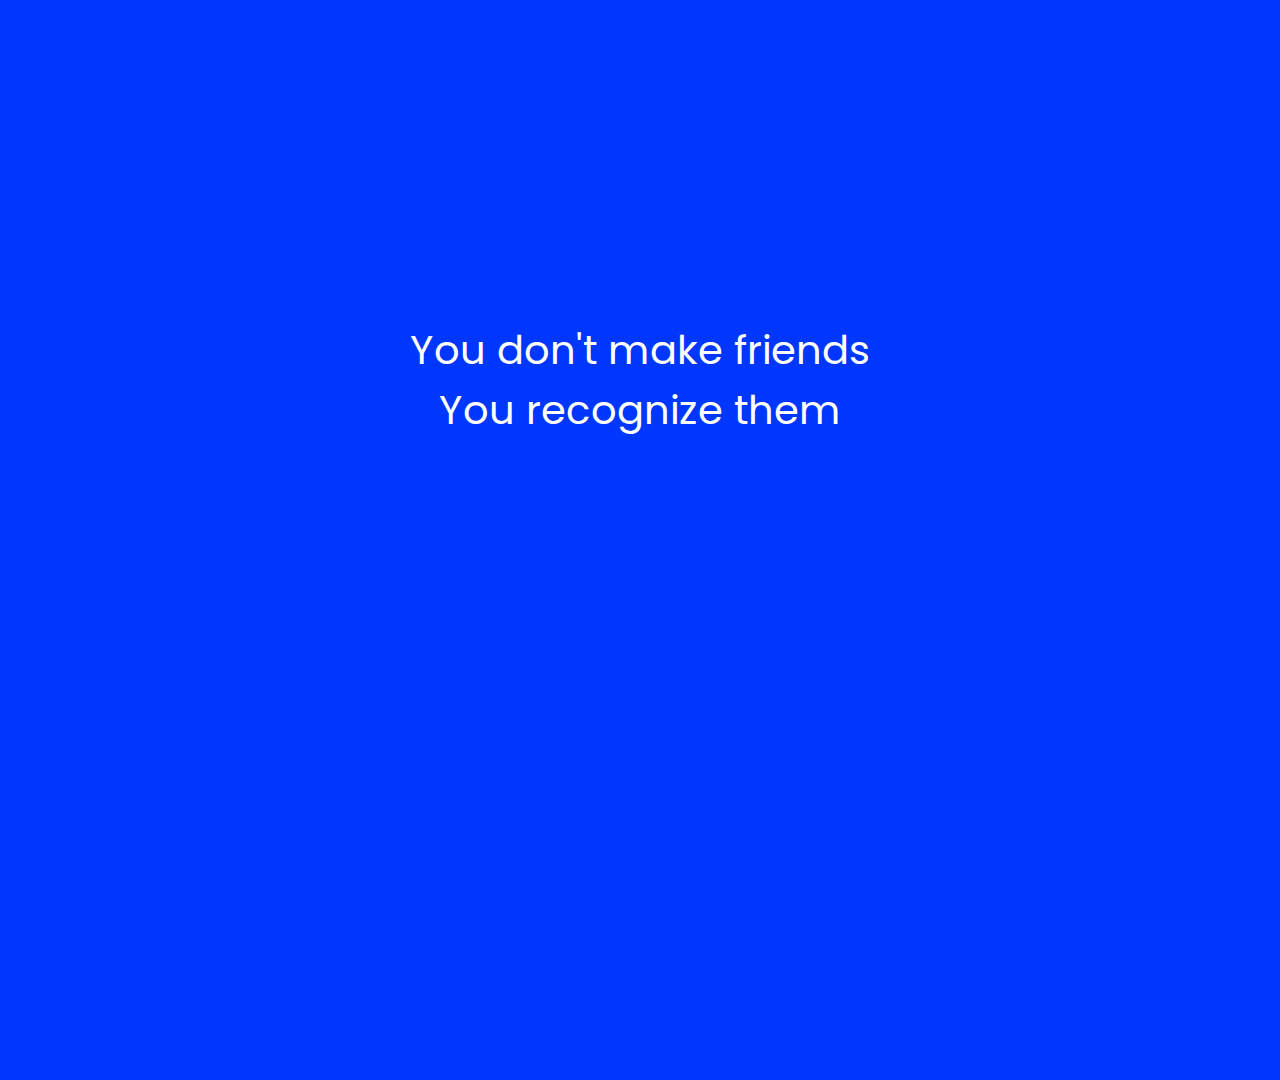
<file: index.html>
<!DOCTYPE html>
<html lang="en">
<head>
	<meta charset="UTF-8">
	<title>Words in Motion</title>

	<link rel="stylesheet" href="css/style.css">

	<link rel="preconnect" href="https://fonts.googleapis.com">
	<link rel="preconnect" href="https://fonts.gstatic.com" crossorigin>
	<link href="https://fonts.googleapis.com/css2?family=Londrina+Sketch&family=Poppins:ital,wght@0,100;0,200;0,300;0,400;0,500;0,600;0,700;0,800;0,900;1,100;1,200;1,300;1,400;1,500;1,600;1,700;1,800;1,900&family=Rozha+One&display=swap" rel="stylesheet">

	<link rel="preconnect" href="https://fonts.googleapis.com">
	<link rel="preconnect" href="https://fonts.gstatic.com" crossorigin>
	<link href="https://fonts.googleapis.com/css2?family=Special+Elite&display=swap" rel="stylesheet">	

</head>

<body>
	<div class="youDont">
	<p> You don't make friends </p>
	<p> You <a id="recognize" href="pageTwo/pageTwo.html"> recognize </a> them </p>
	</div>
</body>
</file>
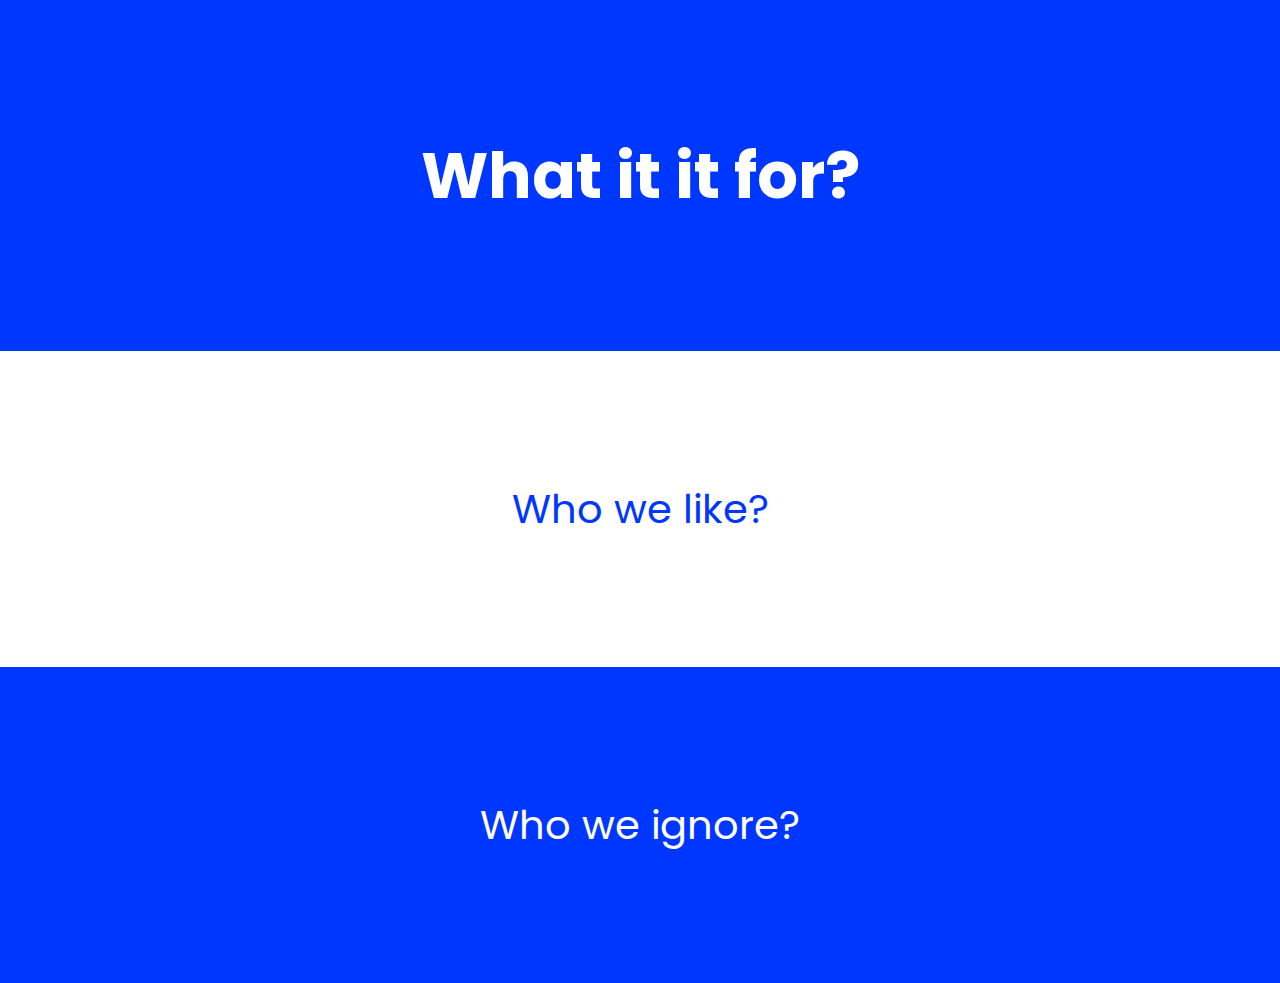
<file: pageEight/pageEight.html>
<!DOCTYPE html>
<html lang="en">
<head>
	<meta charset="UTF-8">
	<title>Words in Motion</title>

	<link rel="stylesheet" href="../css/style.css">

	<link rel="preconnect" href="https://fonts.googleapis.com">
	<link rel="preconnect" href="https://fonts.gstatic.com" crossorigin>
	<link href="https://fonts.googleapis.com/css2?family=Londrina+Sketch&family=Poppins:ital,wght@0,100;0,200;0,300;0,400;0,500;0,600;0,700;0,800;0,900;1,100;1,200;1,300;1,400;1,500;1,600;1,700;1,800;1,900&family=Rozha+One&display=swap" rel="stylesheet">

	<link rel="preconnect" href="https://fonts.googleapis.com">
	<link rel="preconnect" href="https://fonts.gstatic.com" crossorigin>
	<link href="https://fonts.googleapis.com/css2?family=Special+Elite&display=swap" rel="stylesheet">	

</head>

<body>
<p class="for"> What it it for? </p>
<p class="like"> Who we like? </p>
<p class="ignore"> Who we <a id="ignore" href="../pageNine/pageNine.html"> ignore? </a> </p>
</body>
</file>
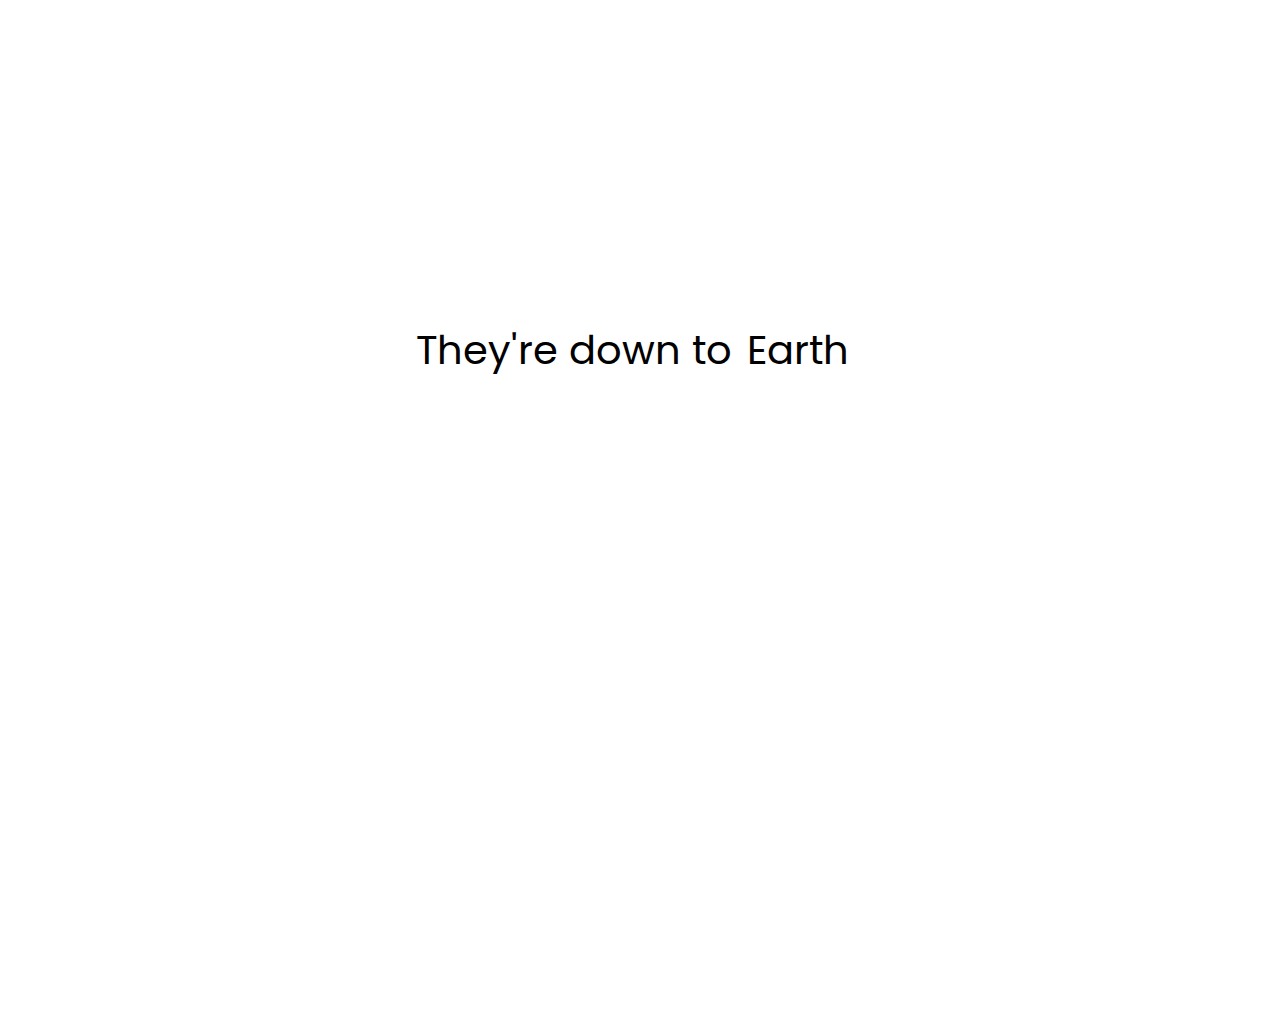
<file: pageFive/pageFive.html>
<!DOCTYPE html>
<html lang="en">
<head>
	<meta charset="UTF-8">
	<title>Words in Motion</title>

	<link rel="stylesheet" href="../css/style.css">

	<link rel="preconnect" href="https://fonts.googleapis.com">
	<link rel="preconnect" href="https://fonts.gstatic.com" crossorigin>
	<link href="https://fonts.googleapis.com/css2?family=Londrina+Sketch&family=Poppins:ital,wght@0,100;0,200;0,300;0,400;0,500;0,600;0,700;0,800;0,900;1,100;1,200;1,300;1,400;1,500;1,600;1,700;1,800;1,900&family=Rozha+One&display=swap" rel="stylesheet">

	<link rel="preconnect" href="https://fonts.googleapis.com">
	<link rel="preconnect" href="https://fonts.gstatic.com" crossorigin>
	<link href="https://fonts.googleapis.com/css2?family=Special+Elite&display=swap" rel="stylesheet">	

</head>

<body>
	<div id="earthFlex">
		<p> They're down to </p> 
		<a id="earth" href="../pageSix/pageSix.html"> Earth </a>
	</div>
</body>
</file>
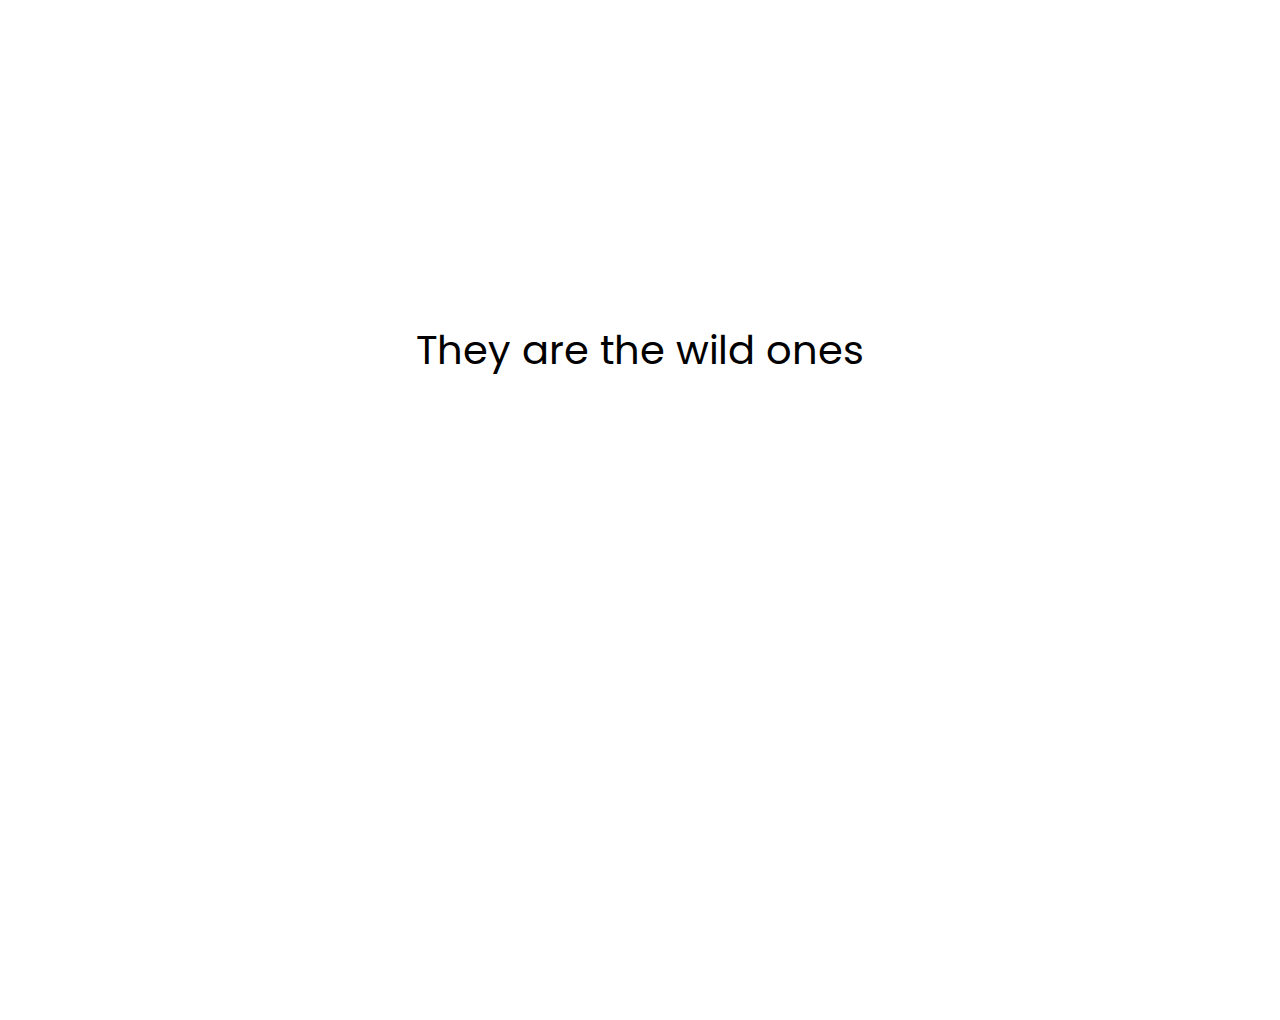
<file: pageFour/pageFour.html>
<!DOCTYPE html>
<html lang="en">
<head>
	<meta charset="UTF-8">
	<title>Words in Motion</title>

	<link rel="stylesheet" href="../css/style.css">

	<link rel="preconnect" href="https://fonts.googleapis.com">
	<link rel="preconnect" href="https://fonts.gstatic.com" crossorigin>
	<link href="https://fonts.googleapis.com/css2?family=Londrina+Sketch&family=Poppins:ital,wght@0,100;0,200;0,300;0,400;0,500;0,600;0,700;0,800;0,900;1,100;1,200;1,300;1,400;1,500;1,600;1,700;1,800;1,900&family=Rozha+One&display=swap" rel="stylesheet">

	<link rel="preconnect" href="https://fonts.googleapis.com">
	<link rel="preconnect" href="https://fonts.gstatic.com" crossorigin>
	<link href="https://fonts.googleapis.com/css2?family=Special+Elite&display=swap" rel="stylesheet">	

</head>

<body>
	<div class="wild">
		<p> They are the 
		<a id="wild" href="../pageFive/pageFive.html"> wild </a> 
		ones </p>	
	</div>
</body>
</file>
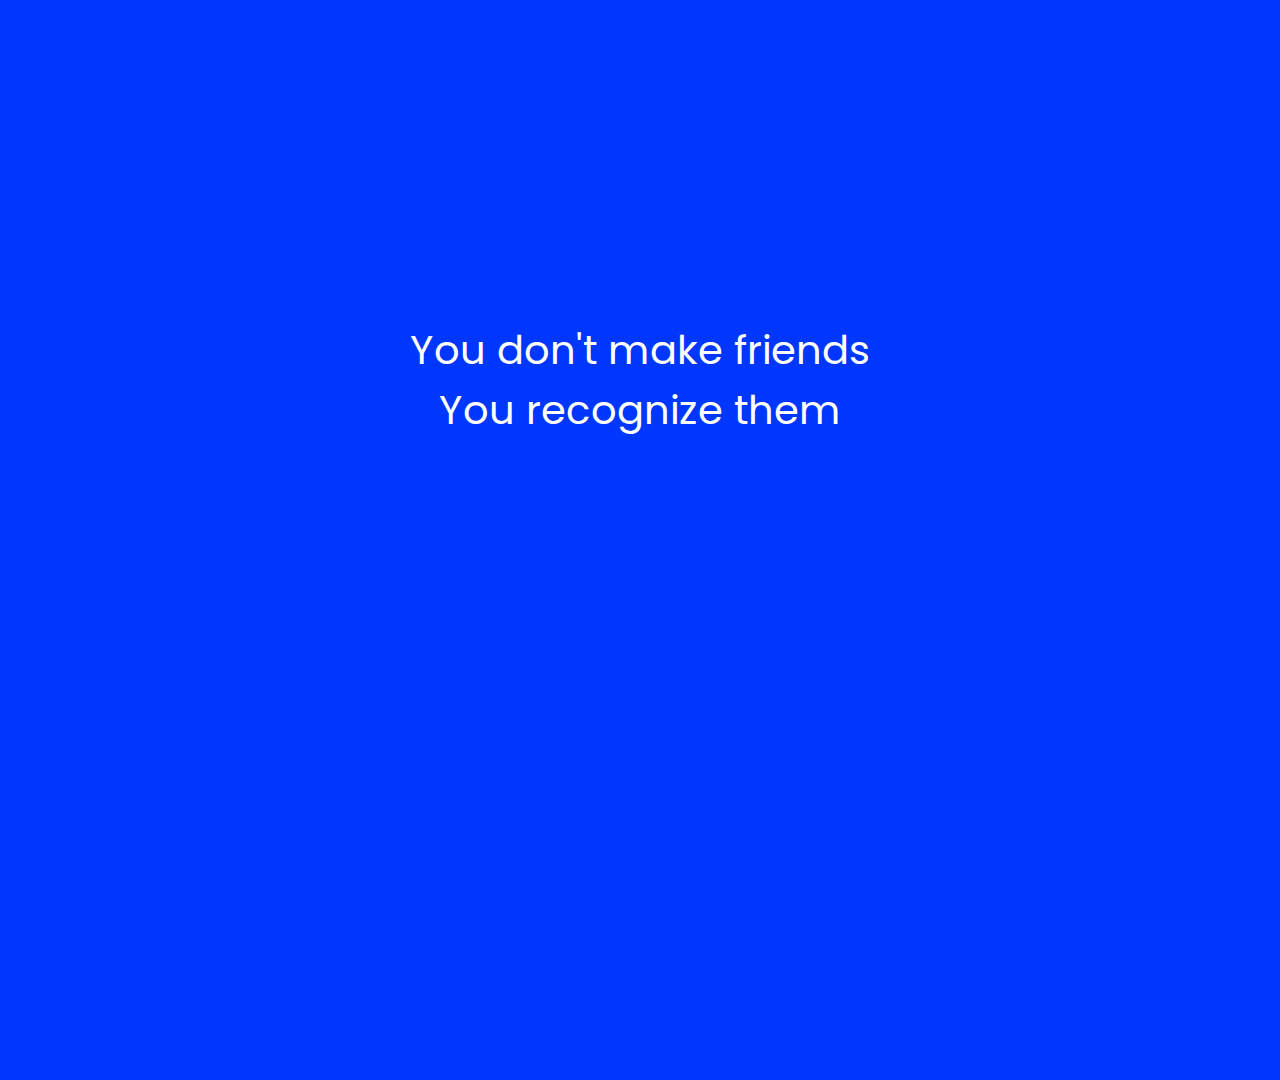
<file: pageNine/pageNine.html>
<!DOCTYPE html>
<html lang="en">
<head>
	<meta charset="UTF-8">
	<title>Words in Motion</title>

	<link rel="stylesheet" href="../css/style.css">

	<link rel="preconnect" href="https://fonts.googleapis.com">
	<link rel="preconnect" href="https://fonts.gstatic.com" crossorigin>
	<link href="https://fonts.googleapis.com/css2?family=Londrina+Sketch&family=Poppins:ital,wght@0,100;0,200;0,300;0,400;0,500;0,600;0,700;0,800;0,900;1,100;1,200;1,300;1,400;1,500;1,600;1,700;1,800;1,900&family=Rozha+One&display=swap" rel="stylesheet">

	<link rel="preconnect" href="https://fonts.googleapis.com">
	<link rel="preconnect" href="https://fonts.gstatic.com" crossorigin>
	<link href="https://fonts.googleapis.com/css2?family=Special+Elite&display=swap" rel="stylesheet">	

</head>

<body>
	<div class="youDont">
		<p> You don't make friends </p>
		<p> You <a id="recognize" href="../pageTen/pageTen.html"> recognize </a> them </p>
		</div>
</body>
</file>
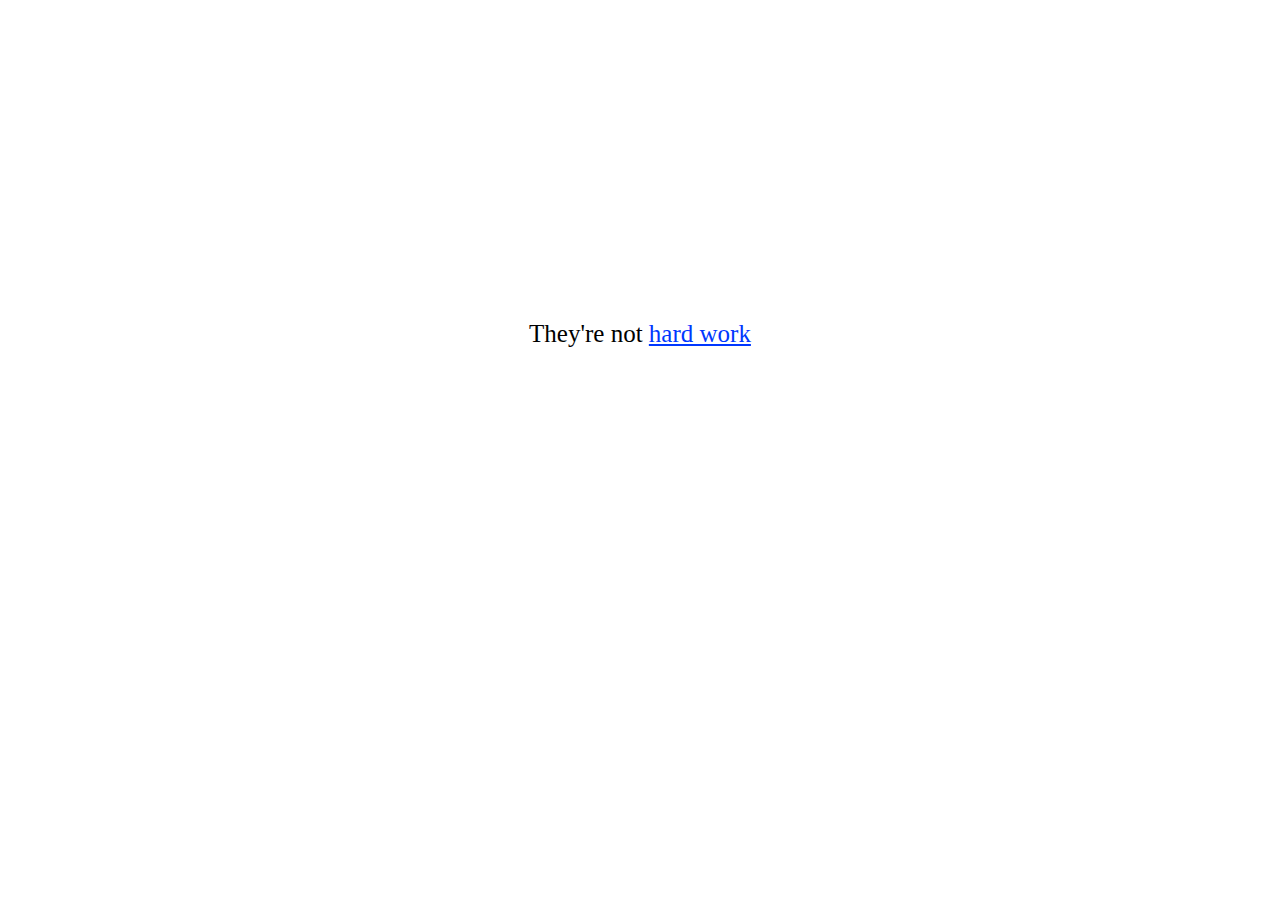
<file: pageSeven/pageSeven.html>
<!DOCTYPE html>
<html lang="en">
<head>
	<meta charset="UTF-8">
	<title>Words in Motion</title>

	<link rel="stylesheet" href="../css/style.css">

	<link rel="preconnect" href="https://fonts.googleapis.com">
	<link rel="preconnect" href="https://fonts.gstatic.com" crossorigin>
	<link href="https://fonts.googleapis.com/css2?family=Londrina+Sketch&family=Poppins:ital,wght@0,100;0,200;0,300;0,400;0,500;0,600;0,700;0,800;0,900;1,100;1,200;1,300;1,400;1,500;1,600;1,700;1,800;1,900&family=Rozha+One&display=swap" rel="stylesheet">

	<link rel="preconnect" href="https://fonts.googleapis.com">
	<link rel="preconnect" href="https://fonts.gstatic.com" crossorigin>
	<link href="https://fonts.googleapis.com/css2?family=Special+Elite&display=swap" rel="stylesheet">	

</head>

<body>
	<p class="work"> They're not <a id="work" href="../pageEight/pageEight.html"> hard work </a> </p>
</body>
</file>
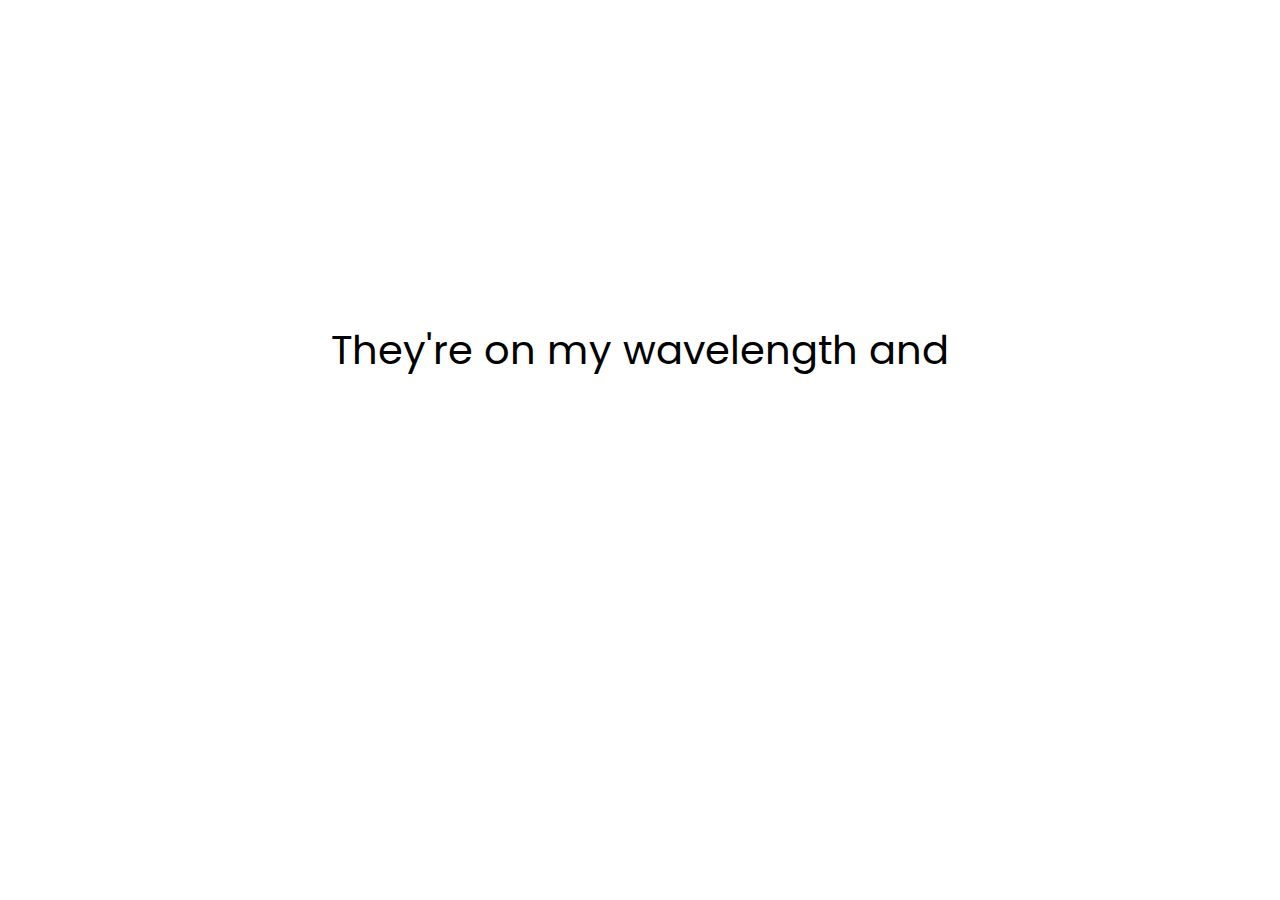
<file: pageSix/pageSix.html>
<!DOCTYPE html>
<html lang="en">
<head>
	<meta charset="UTF-8">
	<title>Words in Motion</title>

	<link rel="stylesheet" href="../css/style.css">

	<link rel="preconnect" href="https://fonts.googleapis.com">
	<link rel="preconnect" href="https://fonts.gstatic.com" crossorigin>
	<link href="https://fonts.googleapis.com/css2?family=Londrina+Sketch&family=Poppins:ital,wght@0,100;0,200;0,300;0,400;0,500;0,600;0,700;0,800;0,900;1,100;1,200;1,300;1,400;1,500;1,600;1,700;1,800;1,900&family=Rozha+One&display=swap" rel="stylesheet">

	<link rel="preconnect" href="https://fonts.googleapis.com">
	<link rel="preconnect" href="https://fonts.gstatic.com" crossorigin>
	<link href="https://fonts.googleapis.com/css2?family=Special+Elite&display=swap" rel="stylesheet">	

</head>

<body class="wavelengthBody">
	<div class="wavelength">
		<p> They're on my <a id="wavelength" href="../pageSeven/pageSeven.html"> wavelength </a> and </p>
	</div>
</body>
</file>
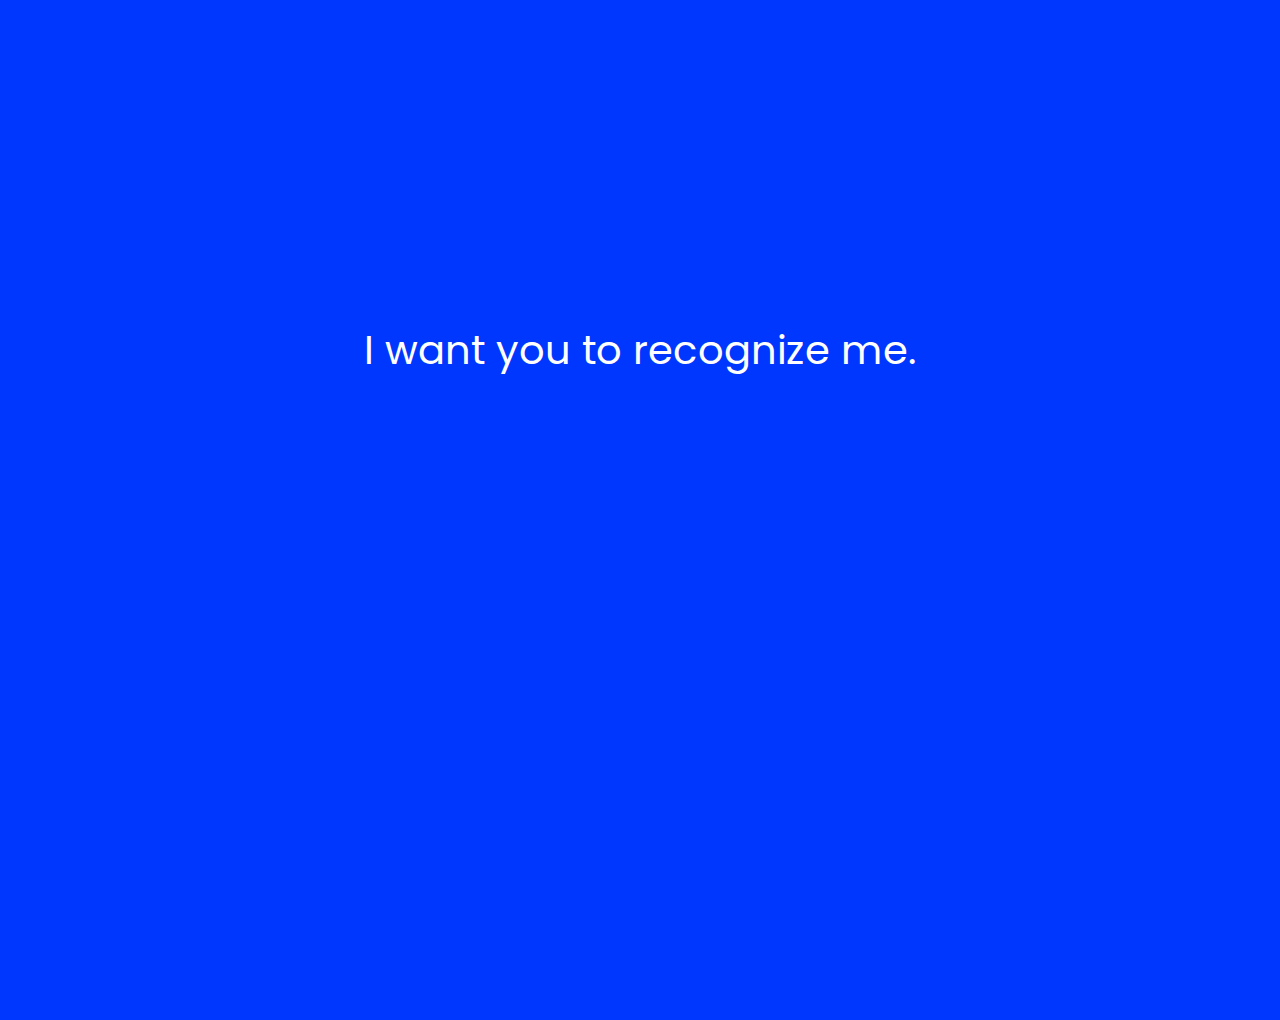
<file: pageTen/pageTen.html>
<!DOCTYPE html>
<html lang="en">
<head>
	<meta charset="UTF-8">
	<title>Words in Motion</title>

	<link rel="stylesheet" href="../css/style.css">

	<link rel="preconnect" href="https://fonts.googleapis.com">
	<link rel="preconnect" href="https://fonts.gstatic.com" crossorigin>
	<link href="https://fonts.googleapis.com/css2?family=Londrina+Sketch&family=Poppins:ital,wght@0,100;0,200;0,300;0,400;0,500;0,600;0,700;0,800;0,900;1,100;1,200;1,300;1,400;1,500;1,600;1,700;1,800;1,900&family=Rozha+One&display=swap" rel="stylesheet">

	<link rel="preconnect" href="https://fonts.googleapis.com">
	<link rel="preconnect" href="https://fonts.gstatic.com" crossorigin>
	<link href="https://fonts.googleapis.com/css2?family=Special+Elite&display=swap" rel="stylesheet">	

</head>

<body>
    <p class="pageTen"> I want you to <a id="pageTen" href="../index.html"> recognize me. </p>
</body>
</file>
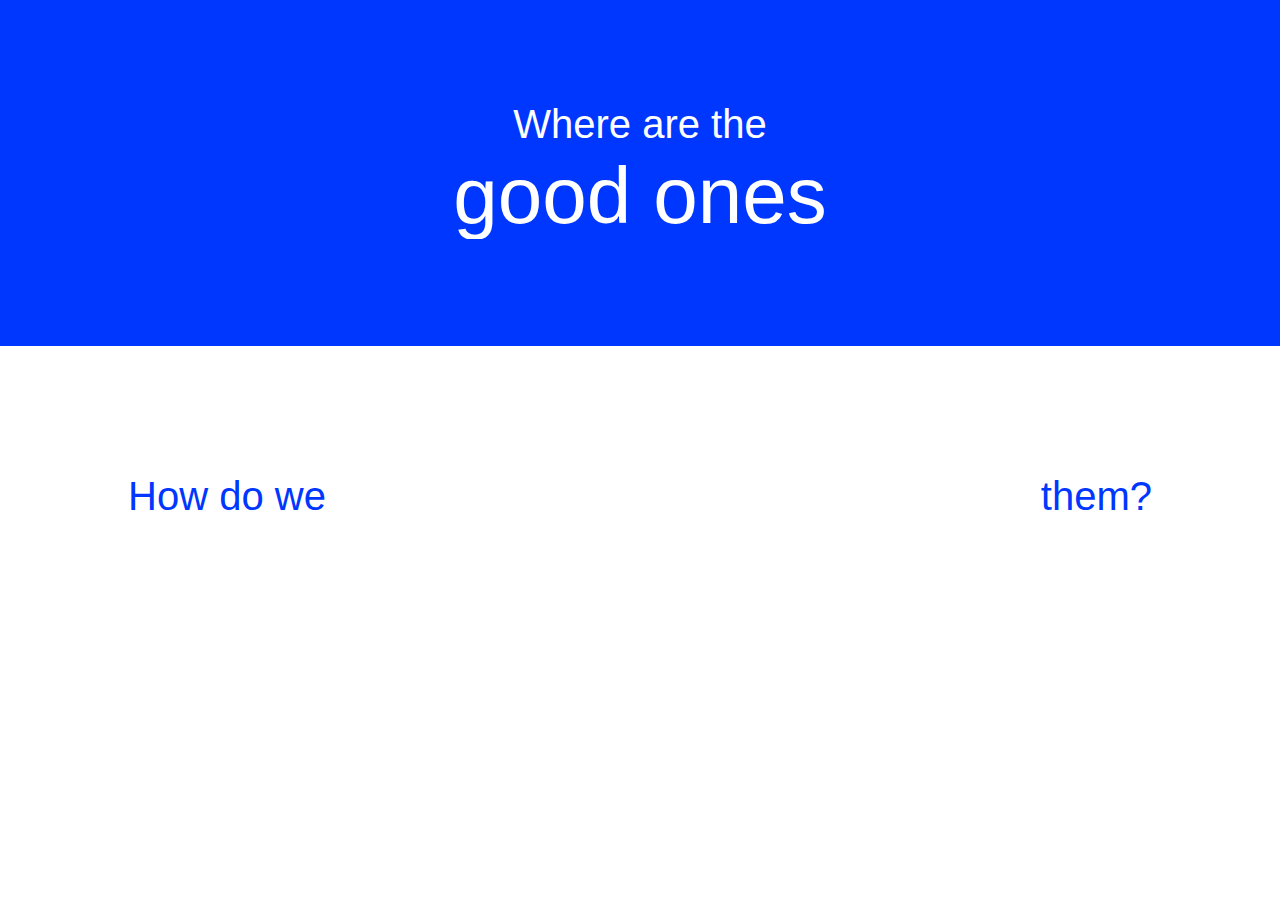
<file: pageThree/pageThree.html>
<!DOCTYPE html>
<html lang="en">
<head>
	<meta charset="UTF-8">
	<title>Words in Motion</title>

	<link rel="stylesheet" href="../css/style.css">

	<link rel="preconnect" href="https://fonts.googleapis.com">
	<link rel="preconnect" href="https://fonts.gstatic.com" crossorigin>
	<link href="https://fonts.googleapis.com/css2?family=Londrina+Sketch&family=Poppins:ital,wght@0,100;0,200;0,300;0,400;0,500;0,600;0,700;0,800;0,900;1,100;1,200;1,300;1,400;1,500;1,600;1,700;1,800;1,900&family=Rozha+One&display=swap" rel="stylesheet">

	<link rel="preconnect" href="https://fonts.googleapis.com">
	<link rel="preconnect" href="https://fonts.gstatic.com" crossorigin>
	<link href="https://fonts.googleapis.com/css2?family=Special+Elite&display=swap" rel="stylesheet">	

</head>

<body>
	<div class="whereAreThe">
		<p> Where are the </p>
		<p id="goodOnes"> good ones </p>
	</div>
	<div class="howDoWe">
		<p id="howDoWe"> How do we </p> 
		<a id="find" href="../pageFour/pageFour.html"> find </a> 
		<p id="them"> them? </p>
	</div>
</body>
</file>
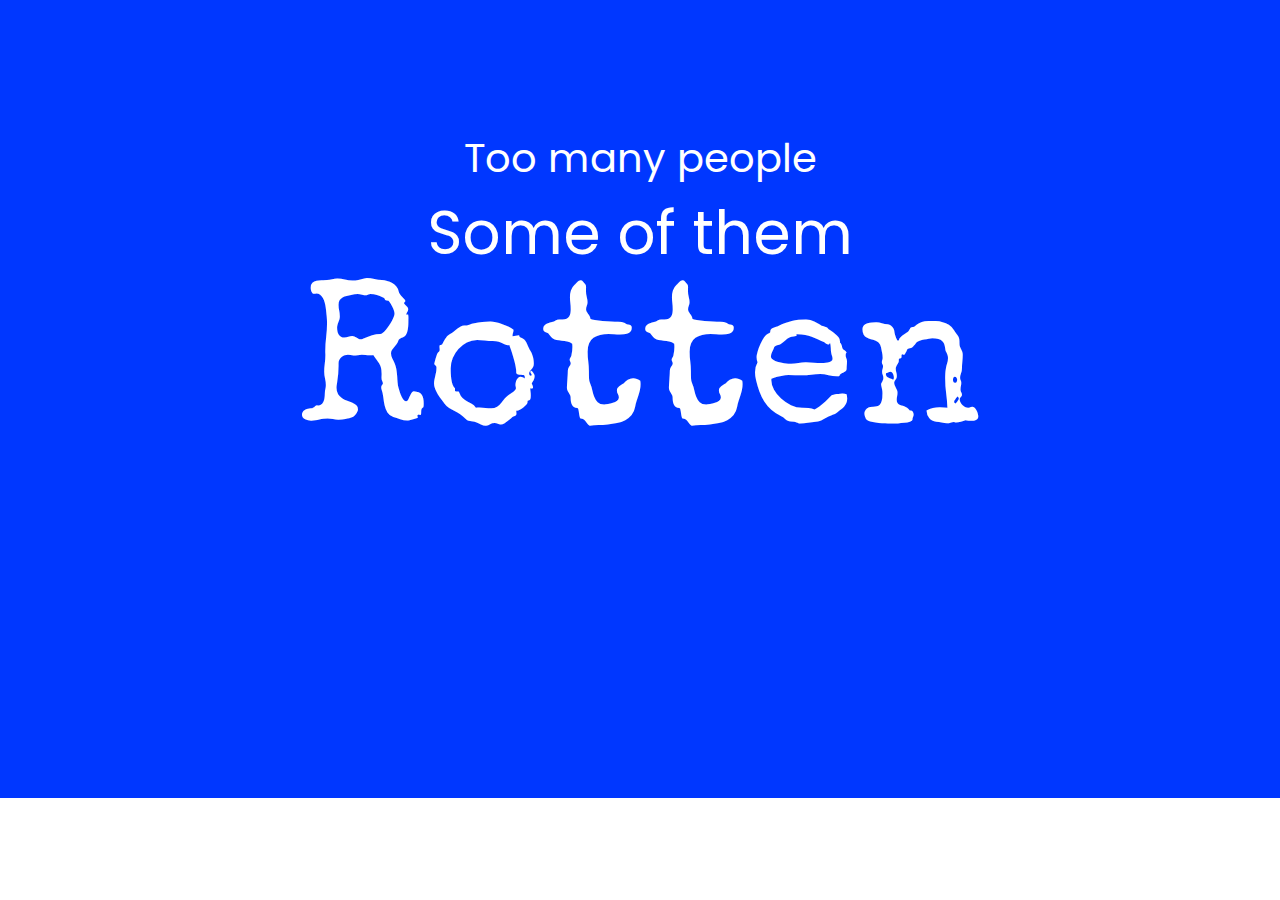
<file: pageTwo/pageTwo.html>
<!DOCTYPE html>
<html lang="en">
<head>
	<meta charset="UTF-8">
	<title>Words in Motion</title>

	<link rel="stylesheet" href="../css/style.css">

	<link rel="preconnect" href="https://fonts.googleapis.com">
	<link rel="preconnect" href="https://fonts.gstatic.com" crossorigin>
	<link href="https://fonts.googleapis.com/css2?family=Londrina+Sketch&family=Poppins:ital,wght@0,100;0,200;0,300;0,400;0,500;0,600;0,700;0,800;0,900;1,100;1,200;1,300;1,400;1,500;1,600;1,700;1,800;1,900&family=Rozha+One&display=swap" rel="stylesheet">

	<link rel="preconnect" href="https://fonts.googleapis.com">
	<link rel="preconnect" href="https://fonts.gstatic.com" crossorigin>
	<link href="https://fonts.googleapis.com/css2?family=Special+Elite&display=swap" rel="stylesheet">	

</head>

<body>
	<div class="tooMany">
<p> Too many people </p>
<p id="someOfThem"> Some of them </p> 
<a id="rotten" href="../pageThree/pageThree.html"> Rotten </a>
</div>
</body>
</file>
<file: css/style.css>
* { 
    margin: 0;
    padding: 0;
    box-sizing: border-box;
}

/* -----------FONTS----------- */

.londrina-sketch-regular {
    font-family: "Londrina Sketch", sans-serif;
    font-weight: 400;
    font-style: normal;
}

.rozha-one-regular {
    font-family: "Rozha One", serif;
    font-weight: 400;
    font-style: normal;
}  

.poppins-regular {
    font-family: "Poppins", sans-serif;
    font-weight: 400;
    font-style: normal;
}

.special-elite-regular {
    font-family: "Special Elite", system-ui;
    font-weight: 400;
    font-style: normal;
}
  

/* -----------PAGE 1----------- */

.youDont {
    background-color: rgb(0, 55, 255);
    padding-top: 25%;
    padding-bottom: 50%;
    padding-left: 10%;
    padding-right: 10%;
    text-align: center;
    font-family: "Poppins", sans-serif;
    font-size: 250%;
    justify-content:space-around;
    color: white;
}

#recognize {
    text-decoration: none;
    font-family: "Poppins", sans-serif;
    color: white;
}

#recognize:hover {
    font-weight: bold;
    background-color: rgb(52, 96, 255);
}

/* -----------PAGE 2----------- */

.tooMany {
    display: flex;
    flex-direction: column;
    flex-wrap: wrap;
    padding-top: 10%;
    padding-left: 10%;
    padding-right: 10%;
    padding-bottom: 25%;
    text-align: center;
    font-size: 250%;
    font-family: "Poppins", sans-serif;
    justify-content: center;
    background-color: rgb(0, 55, 255);
    color: white;
}

#someOfThem {
    font-size: 150%;
}

#rotten {
    position: relative;
    font-size: 500%;
    text-decoration: none;
    font-family: "Special Elite", system-ui;
    transform: translate(0px, 0px);
    color: white;
}

#rotten:hover {
    font-family: "Special Elite", system-ui;
    transform: translate(0px, 8%);
    color: rgb(0, 55, 255);
}

/* -----------PAGE 3----------- */

.whereAreThe {
    display: flex;
    flex-direction: column;
    flex-wrap: wrap;
    padding-top: 8%;
    padding-bottom: 8%;
    text-align: center;
    font-size: 250%;
    font-family: "poppins-regular", sans-serif;
    justify-content:space-around;
    background-color: rgb(0, 55, 255);
    color: white;
}

#goodOnes {
    transform:scale(2,2);
    padding-top: 2%;
    padding-bottom: 2%;
    transition-duration: 3s;
    color: white;
}

#goodOnes:hover {
    letter-spacing: 40px;
    transform: scale(5.0);
}

.howDoWe {
    display: flex;
    justify-content: center;
    justify-content: space-between;
    padding-top: 10%;
    padding-bottom: 10%;
    padding-left: 10%;
    padding-right: 10%;
    font-size: 250%;
    font-family: "poppins-regular", sans-serif;
    color: rgb(0, 55, 255);
}

#them {
    padding-left: 8%;
}

#find {
    position: relative;
    text-decoration: none;
    font-size: 500%;
    font-family: "Londrina Sketch", sans-serif;
    transform: translate(0px,-100px);
    transition-duration: 3s;
    color: white;
}

#find:hover {
    color: rgb(0, 55, 255);
}

/* -----------PAGE 4----------- */

.wild {
    text-align: center;
    padding-bottom: 50%;
    padding-left: 20%;
    padding-right: 20%;
    font-family: "Poppins", sans-serif;
    font-size: 250%;
    padding-top: 25%;
    animation-name: blueBackgroundBlueText;
    animation-duration: 1s;
    animation-iteration-count: infinite;
    animation-direction:alternate;
    
}

/* stack wilds? background disappear? */

#wild {
    text-decoration: none;
    color: black;
}

#wild:hover {
    color: white;
    font-weight: bold;
}

@keyframes blueBackgroundBlueText {
    from {
        background-color: white;
        color: black;
    }
    to {
        background-color: rgb(0, 55, 255);
        color: rgb(0, 55, 255);
    }
}

/* -----------PAGE 5----------- */

#earthFlex {
    display: flex;
    justify-content: center;
    padding-bottom: 50%;
    padding-left: 20%;
    padding-right: 20%;
    font-family: "Poppins", sans-serif;
    font-size: 250%;
    padding-top: 25%;
    animation-name: blueBackground;
    animation-duration: 5s;
    animation-fill-mode: forwards;
}

#earth {
    padding-left: 2%;
    padding-right: 2%;
    text-decoration: none;
    color: black;
    transition-duration: 3s;
}

#earth:hover {
    transform: translate(0px, 200px);
    color: white;
    font-weight: bold;
}

@keyframes blueBackground {
    from {
        background-color: white;
    }
    to {
        background-color: rgb(0, 55, 255);
    }
}

/* -----------PAGE 6----------- */

.wavelengthBody {
    animation-name: blueBackground;
    animation-duration: 5s;
    animation-fill-mode: forwards;
}

.wavelength {
    text-align: center;
    font-family: "Poppins", sans-serif;
    font-size: 250%;
    padding-top: 25%;
    animation-name: wave;
    animation-duration: 4s;
    animation-iteration-count: infinite;
}

#wavelength {
    padding-bottom: 25%;
    text-decoration: none;
    animation-name: flash;
    animation-duration: 1s;
    animation-direction: alternate-reverse;
    animation-iteration-count: infinite;
    color: black;
}

@keyframes flash {
    from {
        color: rgb(0, 55, 255);
    }
    to {
        color: white;
    }
}

@keyframes wave {
    from {
        transform: rotate(-50deg) translate(-1000px, 0px);
    }
    to {
        transform: rotate(50deg) translate(1000px, 0px);
    }
}

/* -----------PAGE 7----------- */

.work {
    text-align: center;
    font-size: 25px;
    padding-top: 25%;
}

#work {
    color: rgb(0, 55, 255);
}

#work:hover {
    font-weight: bold;
}

/* -----------PAGE 8----------- */

.for {
    padding-top: 10%;
    padding-bottom: 10%;
    font-family: "Poppins", sans-serif;
    font-size: 250%;
    color: white;
    text-align: center;
    background-color:rgb(0, 55, 255);
}

.for:hover {
    font-weight: bold;
    font-size: 400%;
}

.like {
    padding-top: 10%;
    padding-bottom: 10%;
    font-family: "Poppins", sans-serif;
    font-size: 250%;
    background-color: white;
    text-align: center;
    color: rgb(0, 55, 255);;
}

.like:hover {
    font-weight: bold;
    font-size: 400%;
}

.ignore {
    padding-top: 10%;
    padding-bottom: 10%;
    font-family: "Poppins", sans-serif;
    font-size: 250%;
    color: white;
    text-align: center;
    background-color:rgb(0, 55, 255);
}

.ignore:hover {
    font-weight: bold;
    font-size: 400%;
}

#ignore {
    text-decoration: none;
    color: white;
}

#ignore:hover {
    background-color: white;
}

/* -----------PAGE 9----------- */

.youDont {
    background-color: rgb(0, 55, 255);
    padding-top: 25%;
    padding-bottom: 50%;
    padding-left: 10%;
    padding-right: 10%;
    text-align: center;
    font-family: "Poppins", sans-serif;
    font-size: 250%;
    justify-content:space-around;
    color: white;
}

#recognize {
    text-decoration: none;
    font-family: "Poppins", sans-serif;
    color: white;
}

#recognize:hover {
    font-weight: bold;
    background-color: rgb(52, 96, 255);
}

/* -----------PAGE 10----------- */

.pageTen {
    background-color: rgb(0, 55, 255);
    padding-top: 25%;
    padding-bottom: 50%;
    text-align: center;
    font-family: "Poppins", sans-serif;
    font-size: 250%;
    color: white;
}

#pageTen {
    text-decoration: none;
    color: white;
}

#pageTen:hover {
    font-weight: bold;
    background-color: rgb(52, 96, 255);
}
</file>
